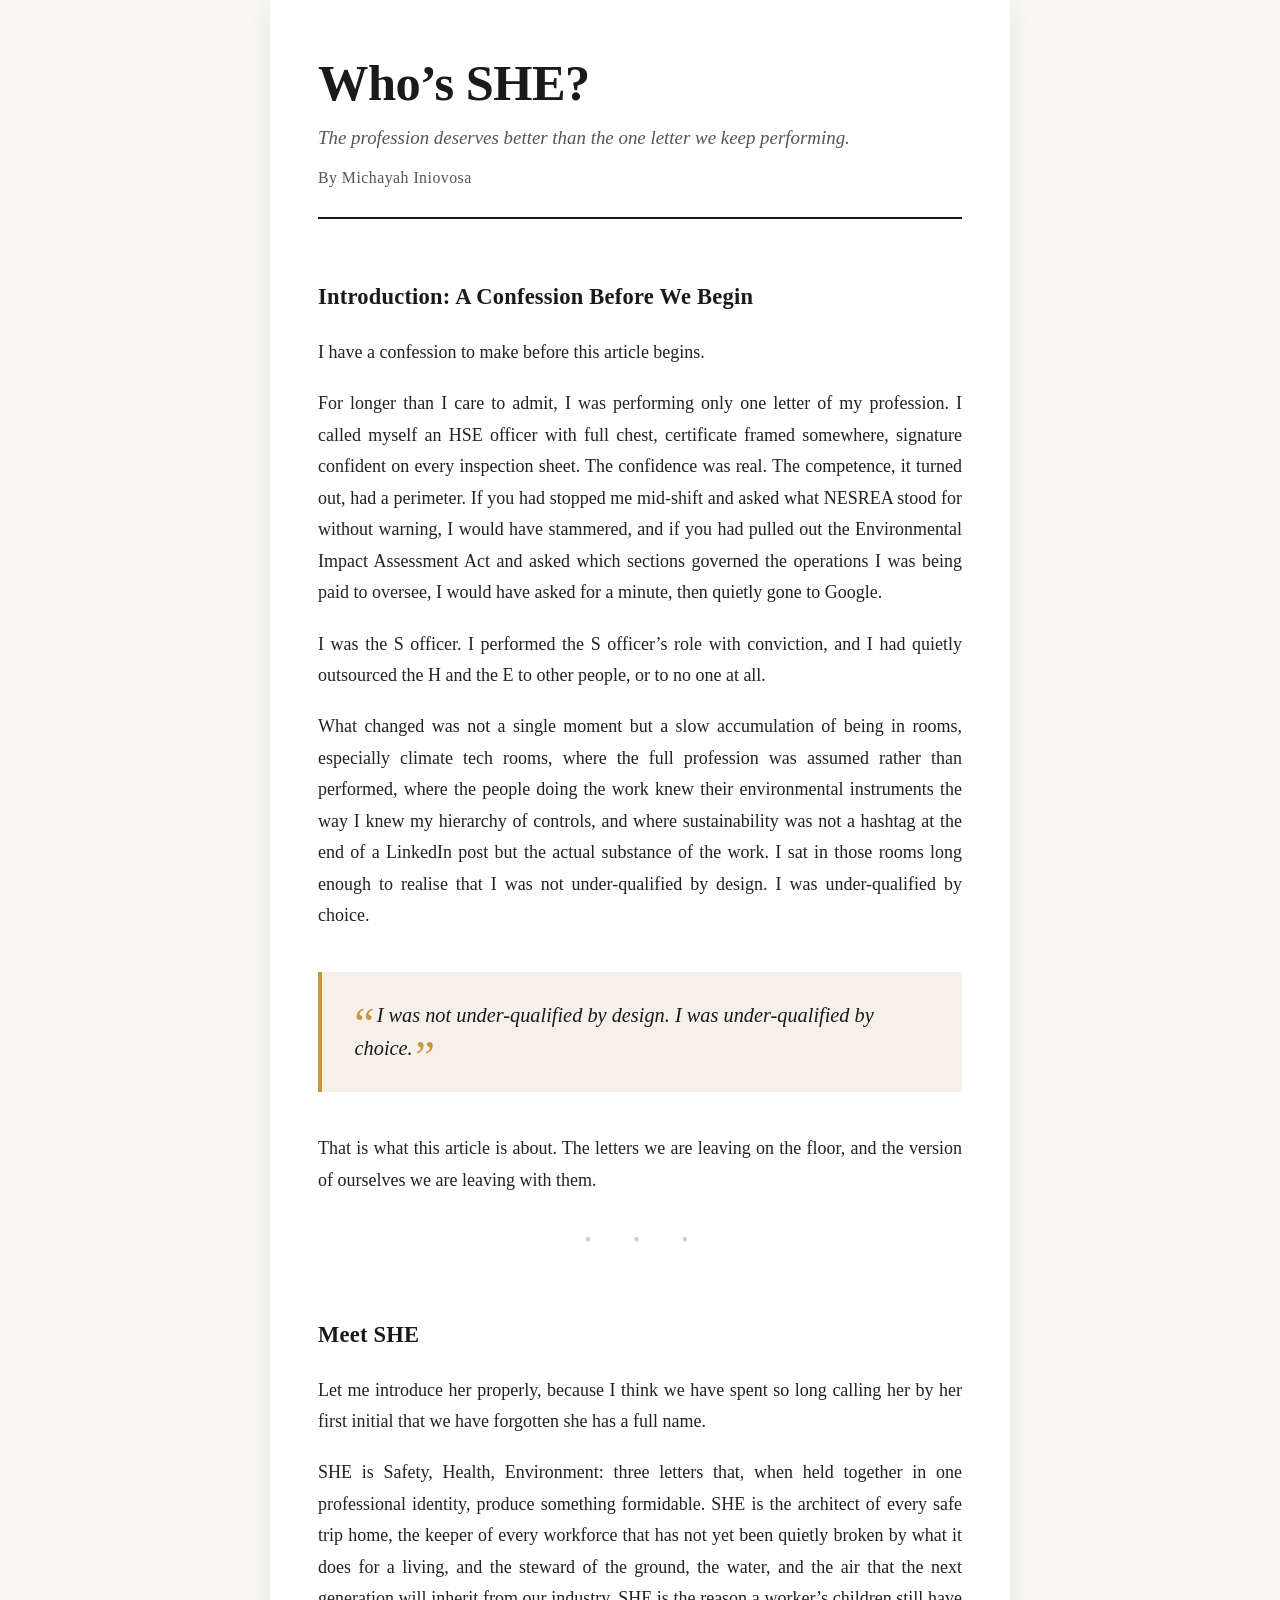
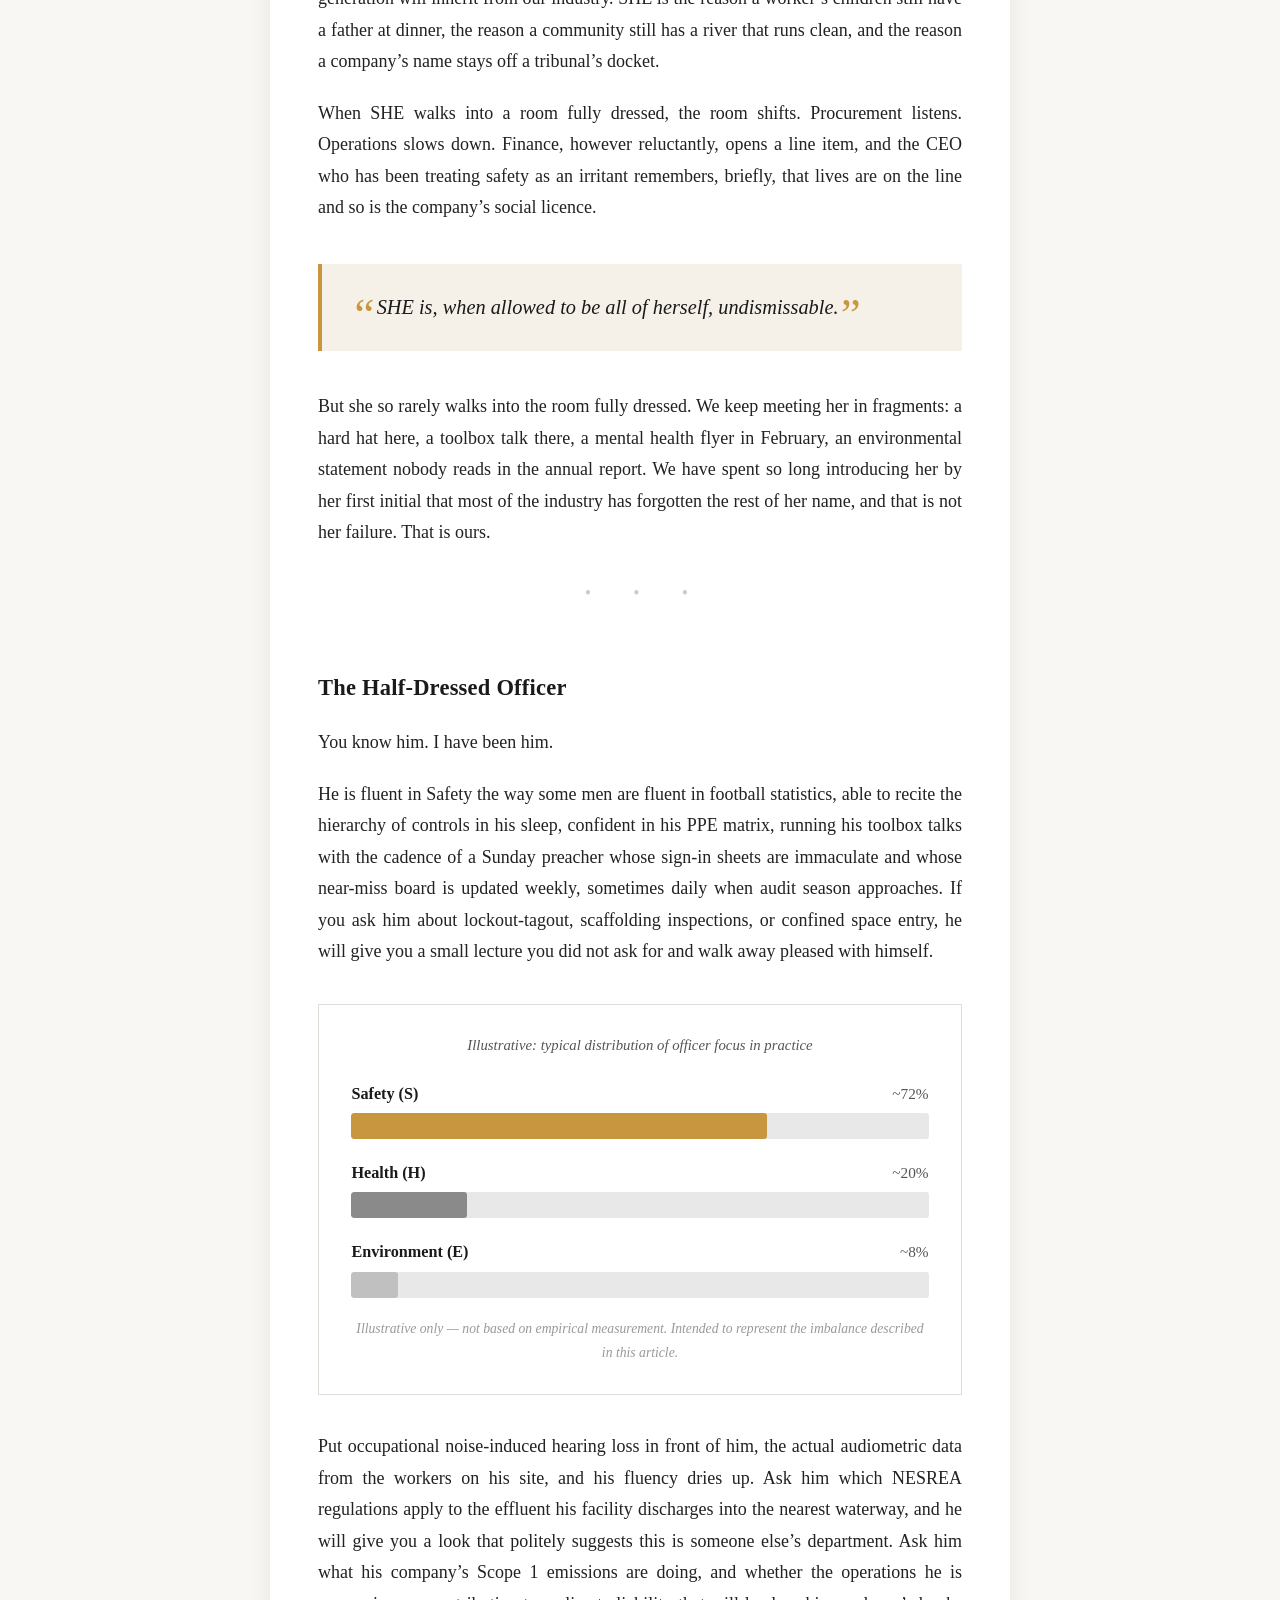
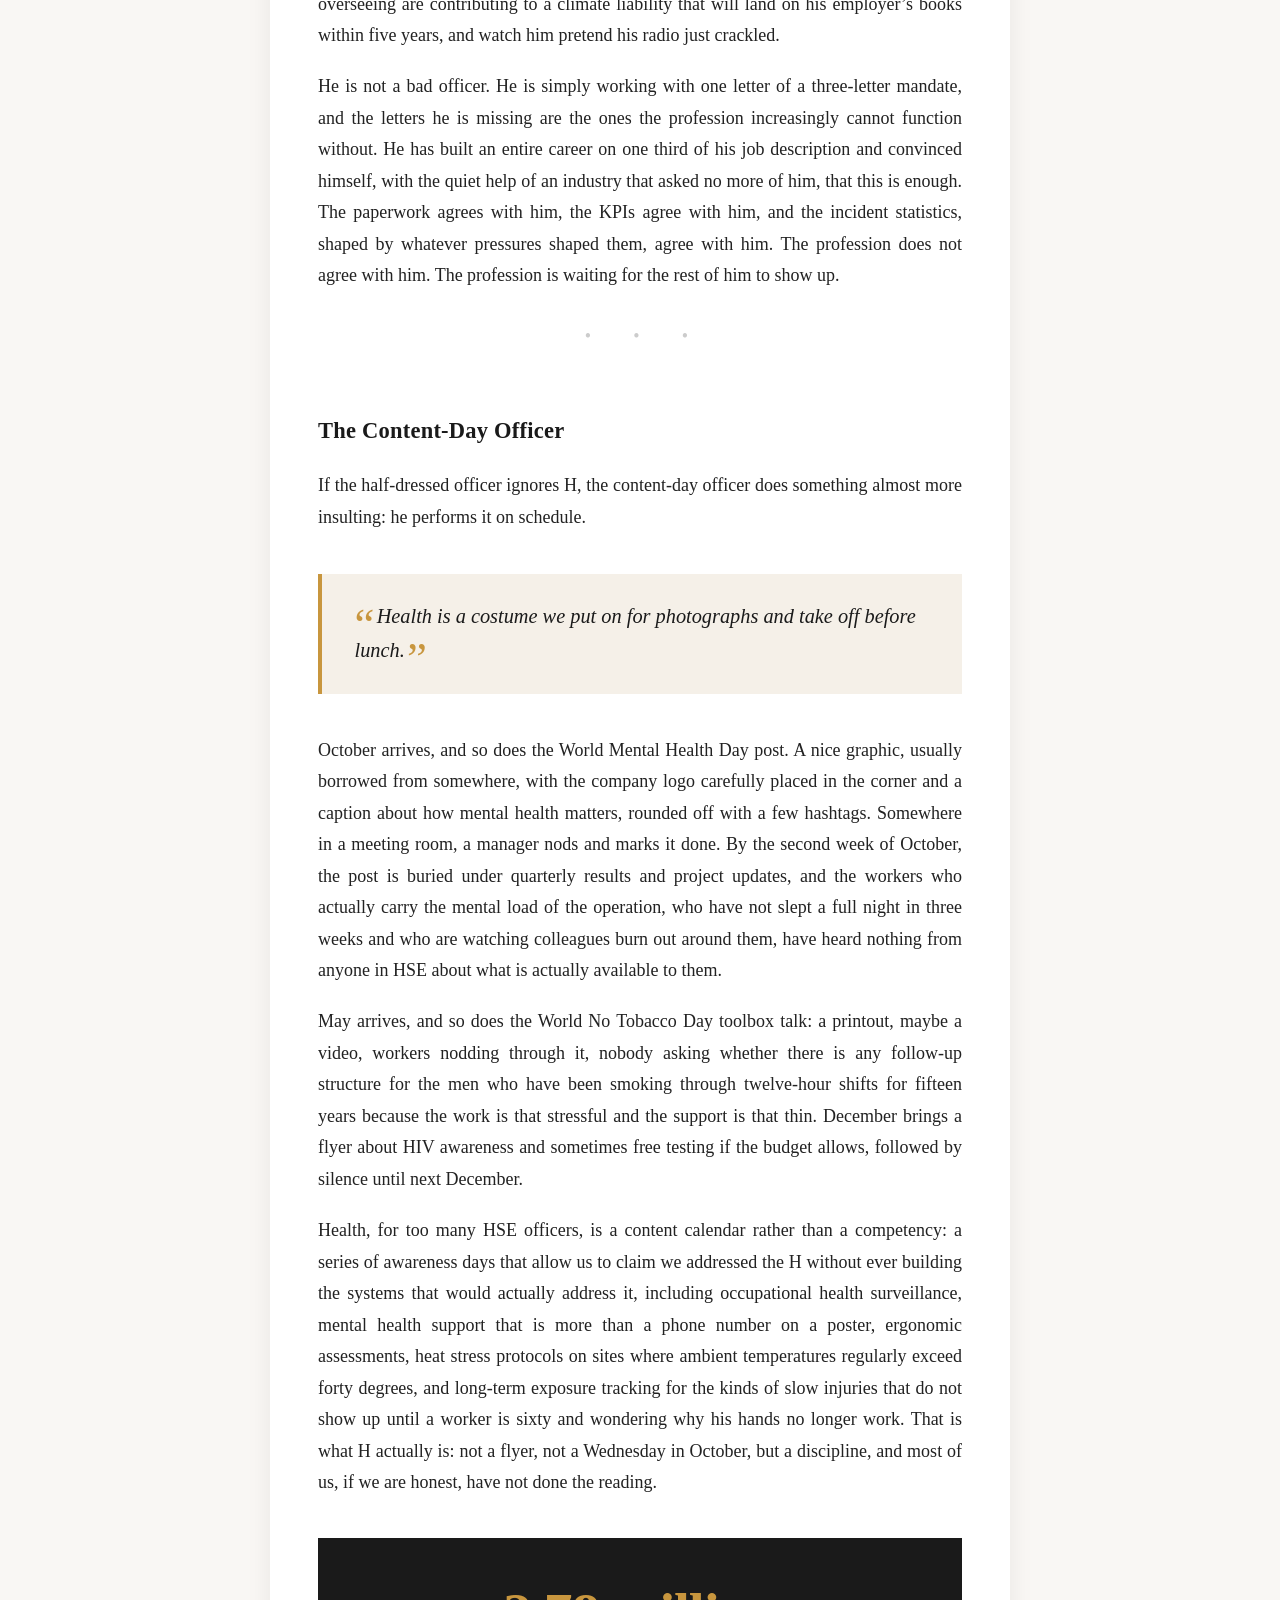
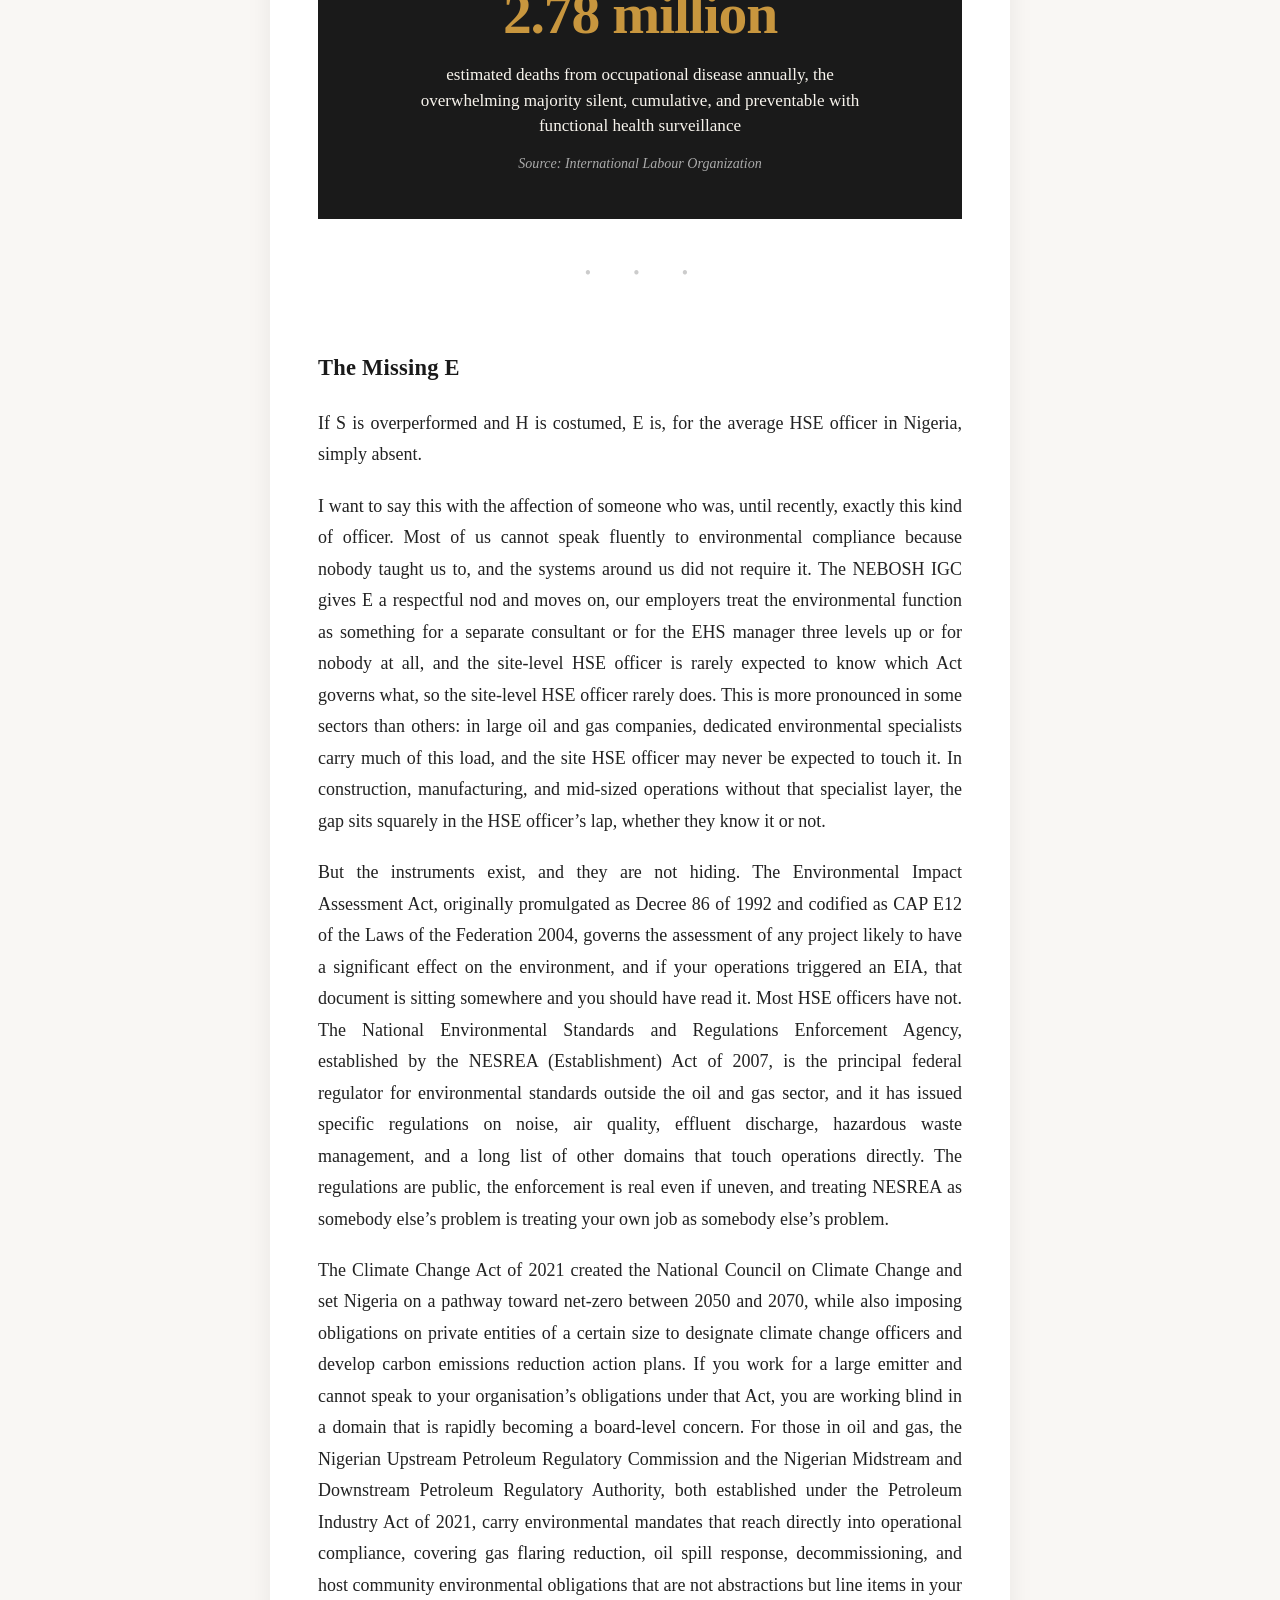
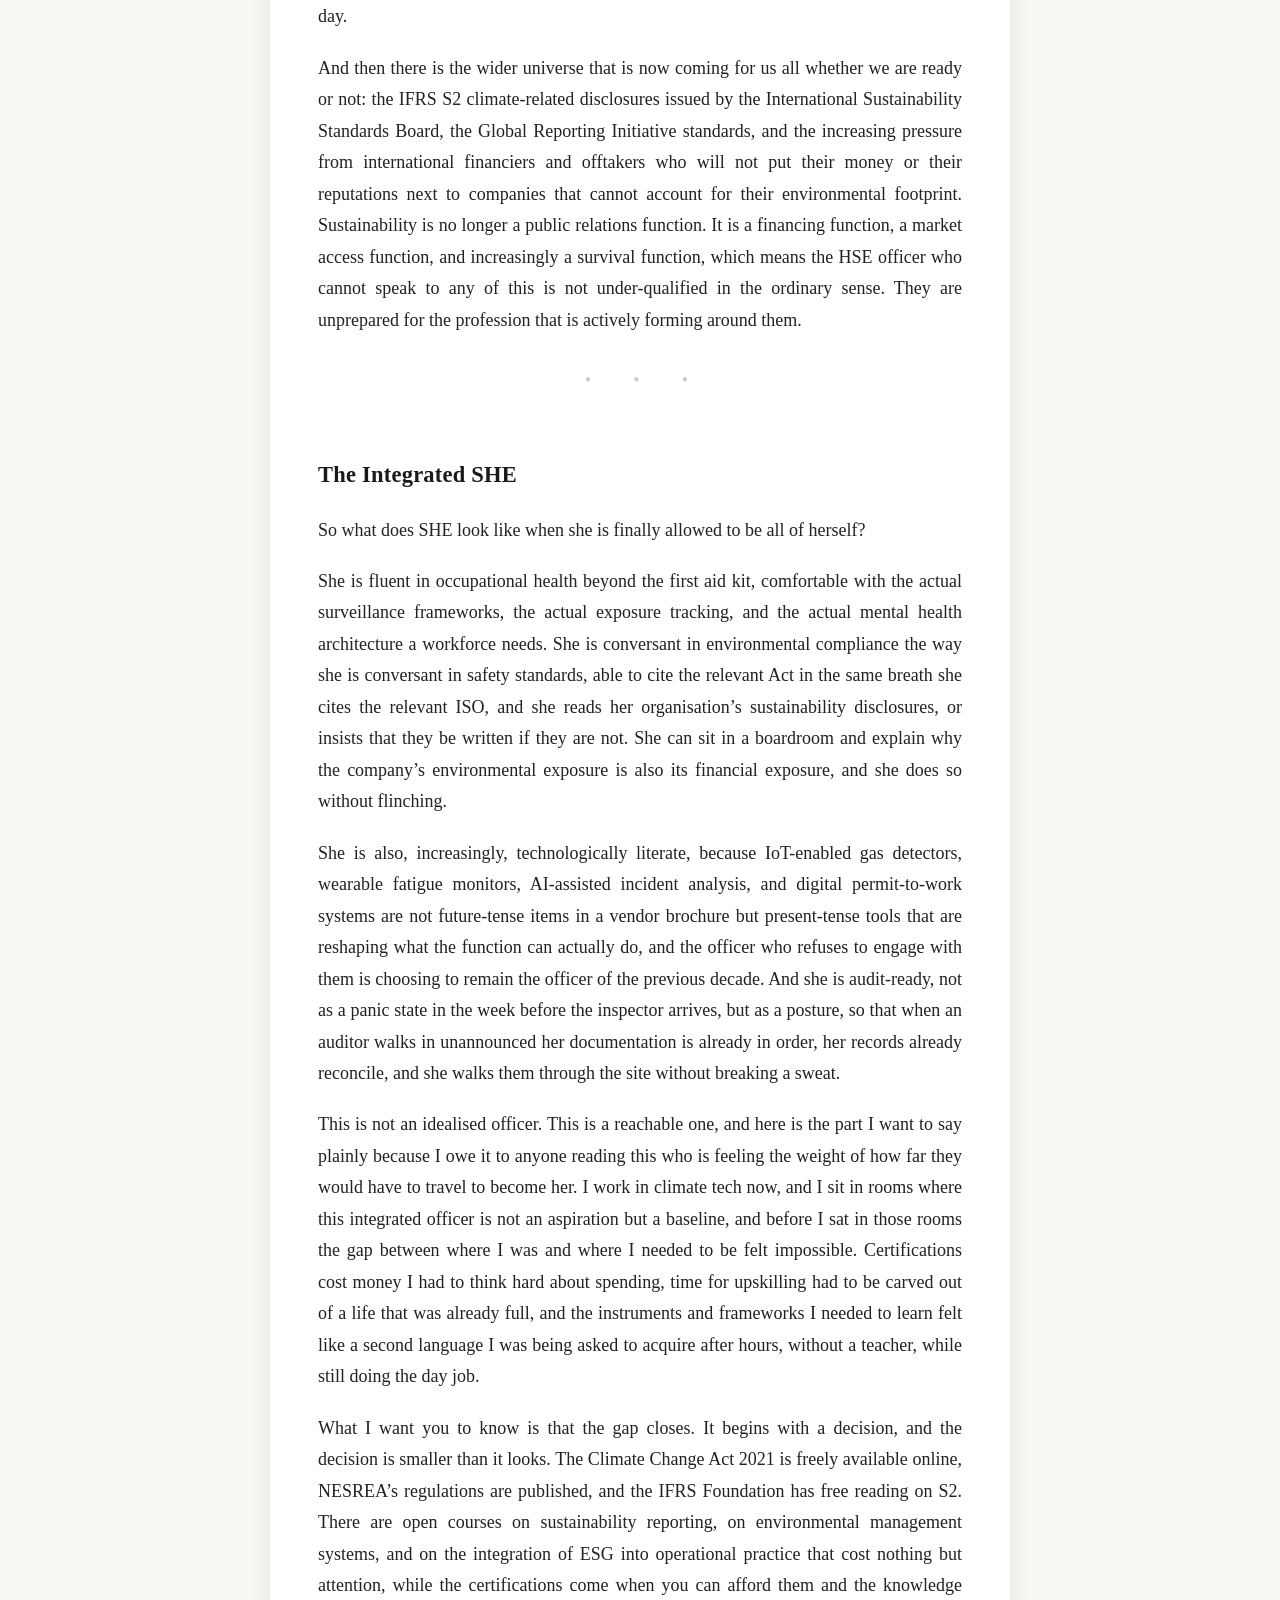
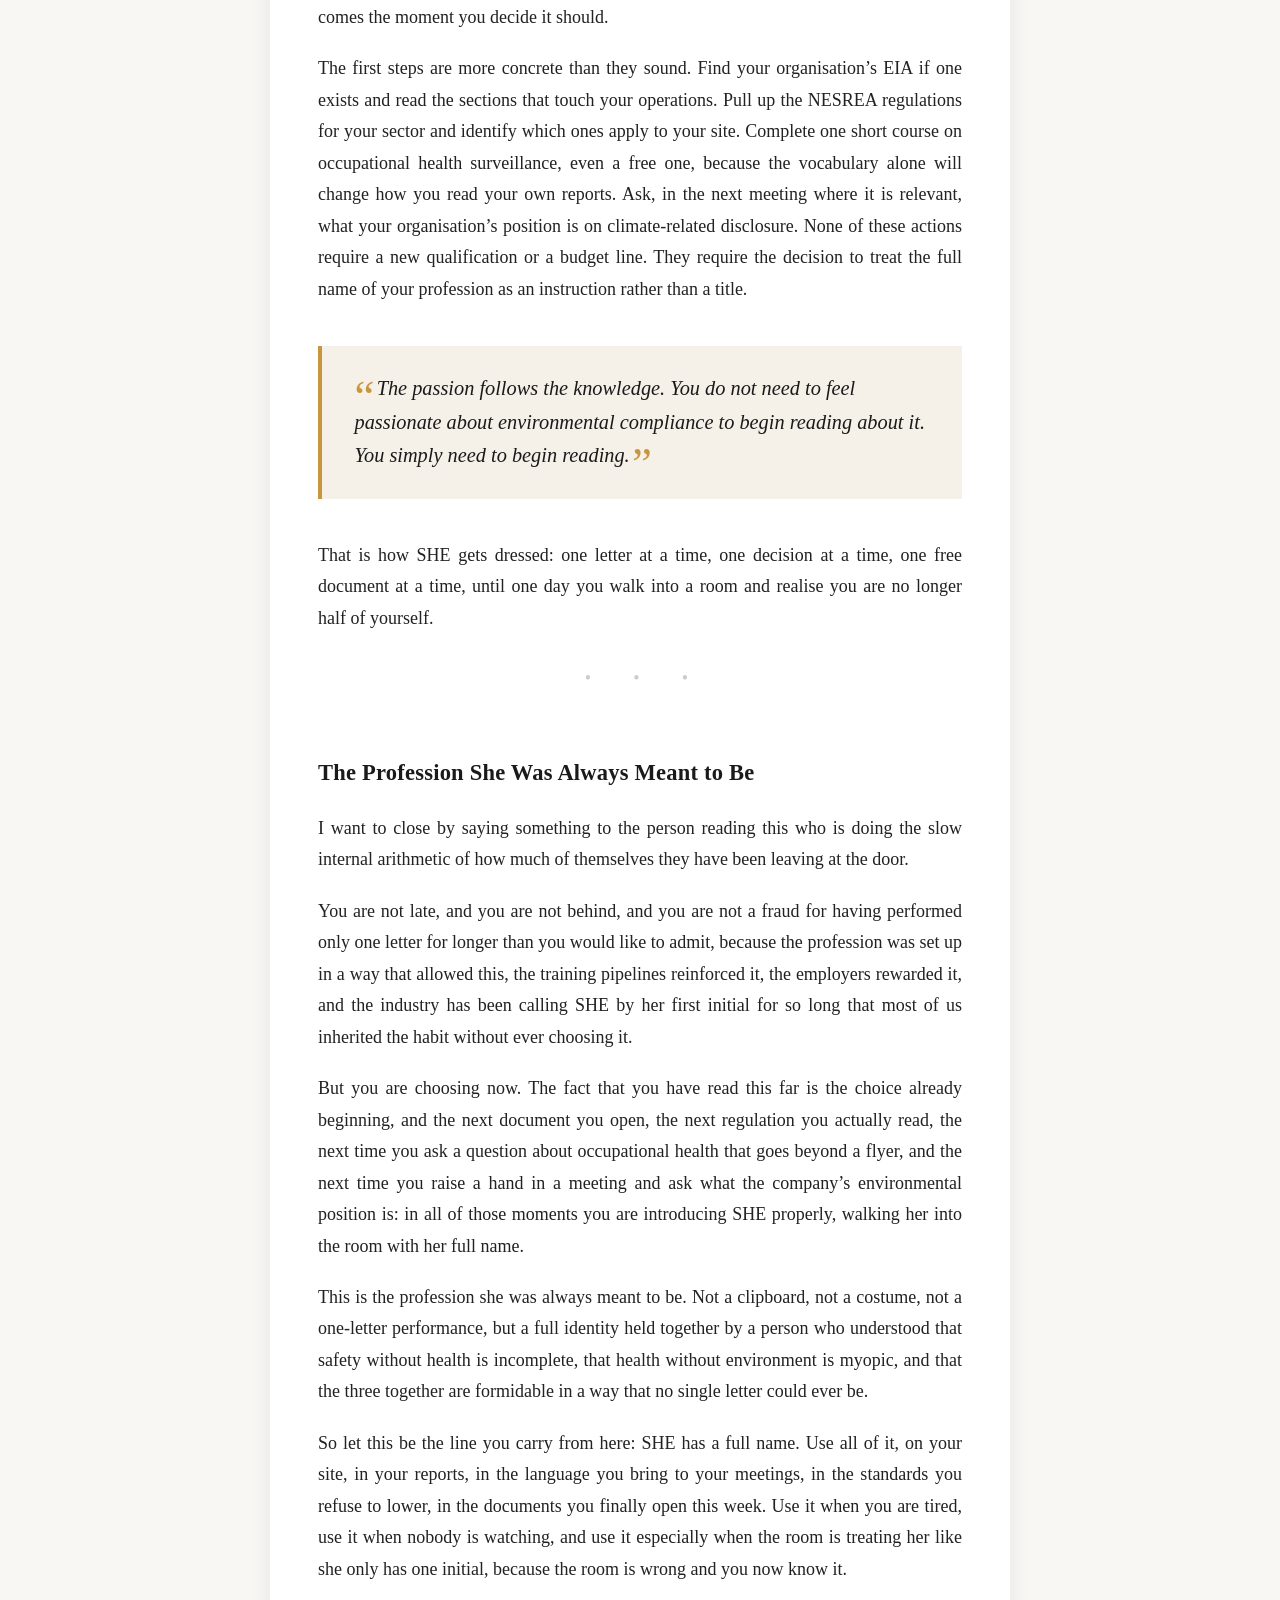
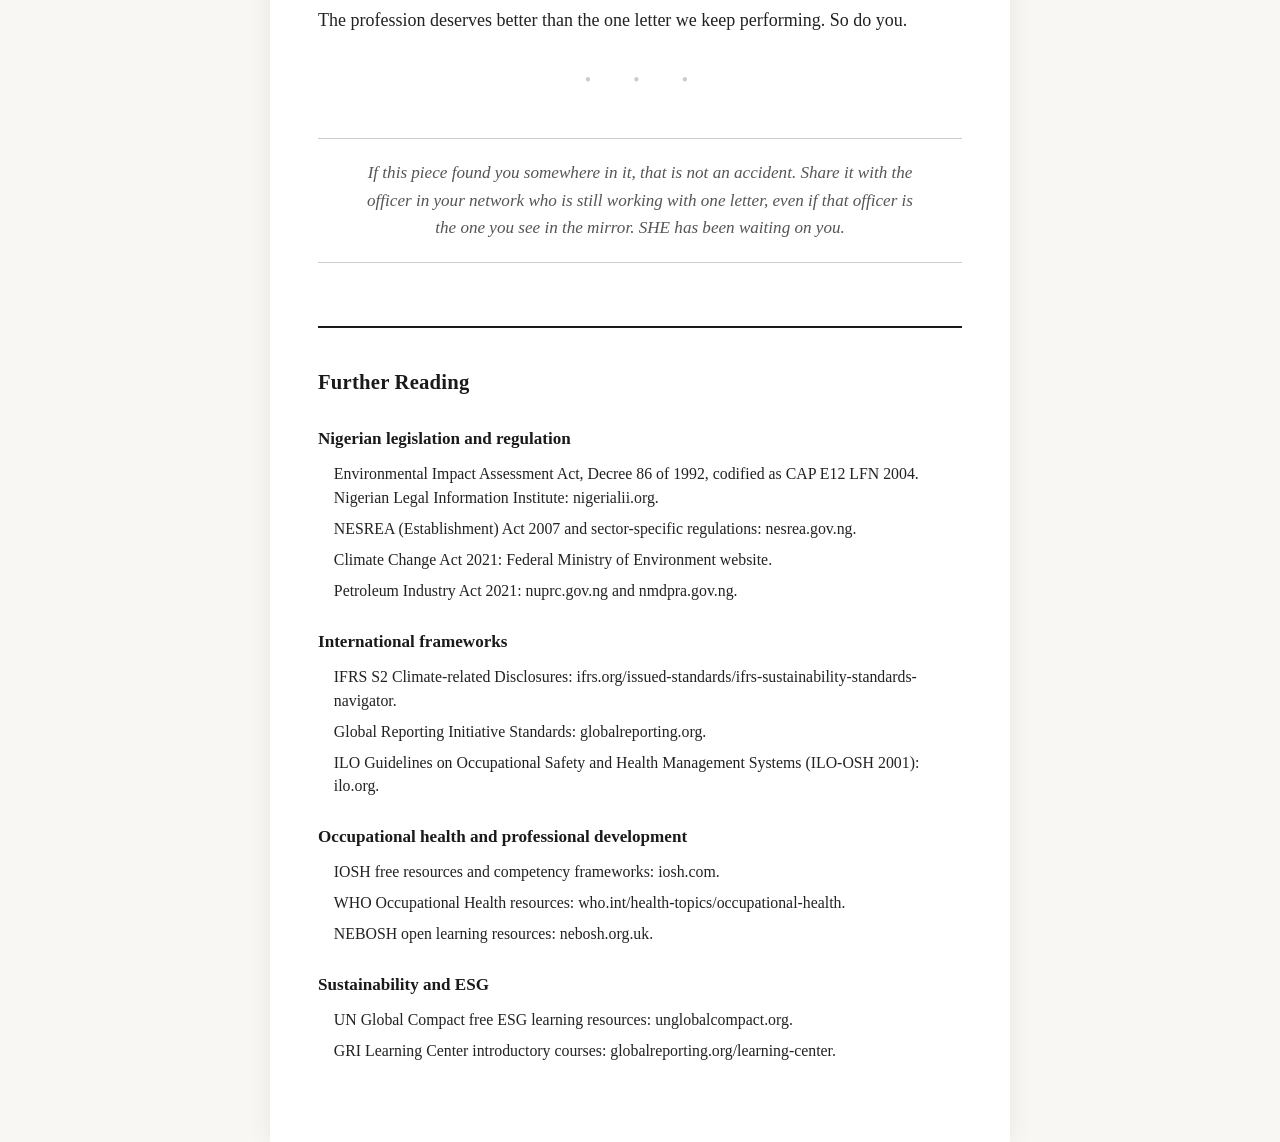
<file: index.html>
<!DOCTYPE html>
<html lang="en">
<head>
<meta charset="UTF-8">
<meta name="viewport" content="width=device-width, initial-scale=1.0">
<title>Who's SHE? | Michayah Iniovosa</title>
<style>
  :root {
    --charcoal: #1a1a1a;
    --soft-black: #222222;
    --mid-grey: #555555;
    --amber: #C8963E;
    --amber-light: #E8B96A;
    --ivory: #F8F4ED;
    --light-bg: #F5F0E8;
    --rule-grey: #cccccc;
    --track-bg: #e8e8e8;
  }

  * { box-sizing: border-box; margin: 0; padding: 0; }

  body {
    font-family: Georgia, 'Times New Roman', Times, serif;
    font-size: 18px;
    line-height: 1.75;
    color: var(--soft-black);
    background: #f9f7f4;
  }

  .page {
    max-width: 740px;
    margin: 0 auto;
    background: white;
    padding: 56px 48px 72px;
    box-shadow: 0 2px 24px rgba(0,0,0,0.07);
  }

  /* ── Title block ── */
  .article-title {
    font-size: 2.8em;
    font-weight: bold;
    color: var(--charcoal);
    line-height: 1.1;
    margin-bottom: 0.25em;
    letter-spacing: -0.01em;
  }

  .article-subtitle {
    font-size: 1.05em;
    font-style: italic;
    color: var(--mid-grey);
    margin-bottom: 0.6em;
    line-height: 1.5;
  }

  .byline {
    font-size: 0.88em;
    color: var(--mid-grey);
    margin-bottom: 1.6em;
    letter-spacing: 0.03em;
  }

  .title-rule {
    border: none;
    border-top: 2px solid var(--charcoal);
    margin-bottom: 2.2em;
  }

  /* ── Section headers ── */
  h2 {
    font-size: 1.25em;
    font-weight: bold;
    color: var(--charcoal);
    margin-top: 2.6em;
    margin-bottom: 0.9em;
    letter-spacing: 0.01em;
  }

  /* ── Body text ── */
  p {
    margin-bottom: 1.1em;
    text-align: justify;
    hyphens: auto;
  }

  /* ── Ornament ── */
  .ornament {
    text-align: center;
    color: var(--rule-grey);
    margin: 1.6em 0;
    font-size: 1em;
    letter-spacing: 0.4em;
  }

  /* ── Pull quotes ── */
  .pullquote {
    border-left: 4px solid var(--amber);
    background: var(--light-bg);
    padding: 1.3em 1.8em 1.3em 1.6em;
    margin: 2em 0;
    font-style: italic;
    font-size: 1.13em;
    line-height: 1.65;
    color: var(--charcoal);
    position: relative;
  }

  .pullquote::before {
    content: '\201C';
    font-size: 2.2em;
    color: var(--amber);
    line-height: 0;
    position: relative;
    top: 0.35em;
    margin-right: 0.05em;
    font-style: normal;
  }

  .pullquote::after {
    content: '\201D';
    font-size: 2.2em;
    color: var(--amber);
    line-height: 0;
    position: relative;
    top: 0.35em;
    margin-left: 0.05em;
    font-style: normal;
  }

  /* ── Stat callout ── */
  .stat-callout {
    background: var(--charcoal);
    color: var(--ivory);
    padding: 2.4em 2em;
    text-align: center;
    margin: 2.2em 0;
  }

  .stat-number {
    display: block;
    font-size: 3.2em;
    font-weight: bold;
    color: var(--amber);
    line-height: 1.1;
    margin-bottom: 0.3em;
    letter-spacing: -0.02em;
  }

  .stat-description {
    font-size: 0.95em;
    line-height: 1.5;
    color: var(--ivory);
    margin-bottom: 0.7em;
    max-width: 480px;
    margin-left: auto;
    margin-right: auto;
  }

  .stat-source {
    font-size: 0.78em;
    font-style: italic;
    color: #aaaaaa;
  }

  /* ── Bar chart ── */
  .chart-box {
    border: 1px solid #e0ddd8;
    background: white;
    padding: 1.6em 1.8em;
    margin: 2em 0;
  }

  .chart-title {
    font-size: 0.82em;
    font-style: italic;
    color: var(--mid-grey);
    text-align: center;
    margin-bottom: 1.4em;
  }

  .bar-group {
    margin-bottom: 1.1em;
  }

  .bar-meta {
    display: flex;
    justify-content: space-between;
    align-items: baseline;
    margin-bottom: 5px;
  }

  .bar-name {
    font-weight: bold;
    font-size: 0.9em;
    color: var(--charcoal);
  }

  .bar-pct {
    font-size: 0.85em;
    color: var(--mid-grey);
  }

  .bar-track {
    background: var(--track-bg);
    height: 26px;
    border-radius: 3px;
    overflow: hidden;
  }

  .bar-fill {
    height: 100%;
    border-radius: 3px;
  }

  .fill-s { background: var(--amber);          width: 72%; }
  .fill-h { background: #8a8a8a;               width: 20%; }
  .fill-e { background: #c0c0c0;               width: 8%;  }

  .chart-note {
    font-size: 0.76em;
    font-style: italic;
    color: #999;
    text-align: center;
    margin-top: 1em;
  }

  /* ── Endnote ── */
  .endnote {
    text-align: center;
    font-style: italic;
    color: var(--mid-grey);
    font-size: 0.95em;
    border-top: 1px solid var(--rule-grey);
    border-bottom: 1px solid var(--rule-grey);
    padding: 1.2em 2.5em;
    margin: 2.4em 0;
    line-height: 1.6;
  }

  /* ── Further reading ── */
  .further-reading {
    margin-top: 3.5em;
    padding-top: 2em;
    border-top: 2px solid var(--charcoal);
  }

  .further-reading h2 {
    margin-top: 0;
    font-size: 1.15em;
  }

  .fr-category {
    font-weight: bold;
    font-size: 0.95em;
    color: var(--charcoal);
    margin-top: 1.4em;
    margin-bottom: 0.5em;
  }

  .fr-item {
    font-size: 0.88em;
    color: var(--soft-black);
    margin-bottom: 0.45em;
    padding-left: 1em;
    line-height: 1.5;
  }

  /* ── Responsive ── */
  @media (max-width: 600px) {
    .page { padding: 32px 24px 48px; }
    .article-title { font-size: 2em; }
    body { font-size: 16px; }
    .stat-number { font-size: 2.4em; }
  }
</style>
</head>
<body>
<div class="page">

  <!-- Title block -->
  <div class="article-title">Who&rsquo;s SHE?</div>
  <div class="article-subtitle">The profession deserves better than the one letter we keep performing.</div>
  <div class="byline">By Michayah Iniovosa</div>
  <hr class="title-rule">

  <!-- INTRODUCTION -->
  <h2>Introduction: A Confession Before We Begin</h2>

  <p>I have a confession to make before this article begins.</p>

  <p>For longer than I care to admit, I was performing only one letter of my profession. I called myself an HSE officer with full chest, certificate framed somewhere, signature confident on every inspection sheet. The confidence was real. The competence, it turned out, had a perimeter. If you had stopped me mid-shift and asked what NESREA stood for without warning, I would have stammered, and if you had pulled out the Environmental Impact Assessment Act and asked which sections governed the operations I was being paid to oversee, I would have asked for a minute, then quietly gone to Google.</p>

  <p>I was the S officer. I performed the S officer&rsquo;s role with conviction, and I had quietly outsourced the H and the E to other people, or to no one at all.</p>

  <p>What changed was not a single moment but a slow accumulation of being in rooms, especially climate tech rooms, where the full profession was assumed rather than performed, where the people doing the work knew their environmental instruments the way I knew my hierarchy of controls, and where sustainability was not a hashtag at the end of a LinkedIn post but the actual substance of the work. I sat in those rooms long enough to realise that I was not under-qualified by design. I was under-qualified by choice.</p>

  <!-- PQ 1 -->
  <div class="pullquote">I was not under-qualified by design. I was under-qualified by choice.</div>

  <p>That is what this article is about. The letters we are leaving on the floor, and the version of ourselves we are leaving with them.</p>

  <div class="ornament">• &nbsp; • &nbsp; •</div>

  <!-- SECTION I -->
  <h2>Meet SHE</h2>

  <p>Let me introduce her properly, because I think we have spent so long calling her by her first initial that we have forgotten she has a full name.</p>

  <p>SHE is Safety, Health, Environment: three letters that, when held together in one professional identity, produce something formidable. SHE is the architect of every safe trip home, the keeper of every workforce that has not yet been quietly broken by what it does for a living, and the steward of the ground, the water, and the air that the next generation will inherit from our industry. SHE is the reason a worker&rsquo;s children still have a father at dinner, the reason a community still has a river that runs clean, and the reason a company&rsquo;s name stays off a tribunal&rsquo;s docket.</p>

  <p>When SHE walks into a room fully dressed, the room shifts. Procurement listens. Operations slows down. Finance, however reluctantly, opens a line item, and the CEO who has been treating safety as an irritant remembers, briefly, that lives are on the line and so is the company&rsquo;s social licence.</p>

  <!-- PQ 2 -->
  <div class="pullquote">SHE is, when allowed to be all of herself, undismissable.</div>

  <p>But she so rarely walks into the room fully dressed. We keep meeting her in fragments: a hard hat here, a toolbox talk there, a mental health flyer in February, an environmental statement nobody reads in the annual report. We have spent so long introducing her by her first initial that most of the industry has forgotten the rest of her name, and that is not her failure. That is ours.</p>

  <div class="ornament">• &nbsp; • &nbsp; •</div>

  <!-- SECTION II -->
  <h2>The Half-Dressed Officer</h2>

  <p>You know him. I have been him.</p>

  <p>He is fluent in Safety the way some men are fluent in football statistics, able to recite the hierarchy of controls in his sleep, confident in his PPE matrix, running his toolbox talks with the cadence of a Sunday preacher whose sign-in sheets are immaculate and whose near-miss board is updated weekly, sometimes daily when audit season approaches. If you ask him about lockout-tagout, scaffolding inspections, or confined space entry, he will give you a small lecture you did not ask for and walk away pleased with himself.</p>

  <!-- BAR CHART -->
  <div class="chart-box">
    <div class="chart-title">Illustrative: typical distribution of officer focus in practice</div>
    <div class="bar-group">
      <div class="bar-meta">
        <span class="bar-name">Safety (S)</span>
        <span class="bar-pct">~72%</span>
      </div>
      <div class="bar-track"><div class="bar-fill fill-s"></div></div>
    </div>
    <div class="bar-group">
      <div class="bar-meta">
        <span class="bar-name">Health (H)</span>
        <span class="bar-pct">~20%</span>
      </div>
      <div class="bar-track"><div class="bar-fill fill-h"></div></div>
    </div>
    <div class="bar-group">
      <div class="bar-meta">
        <span class="bar-name">Environment (E)</span>
        <span class="bar-pct">~8%</span>
      </div>
      <div class="bar-track"><div class="bar-fill fill-e"></div></div>
    </div>
    <div class="chart-note">Illustrative only &mdash; not based on empirical measurement. Intended to represent the imbalance described in this article.</div>
  </div>

  <p>Put occupational noise-induced hearing loss in front of him, the actual audiometric data from the workers on his site, and his fluency dries up. Ask him which NESREA regulations apply to the effluent his facility discharges into the nearest waterway, and he will give you a look that politely suggests this is someone else&rsquo;s department. Ask him what his company&rsquo;s Scope 1 emissions are doing, and whether the operations he is overseeing are contributing to a climate liability that will land on his employer&rsquo;s books within five years, and watch him pretend his radio just crackled.</p>

  <p>He is not a bad officer. He is simply working with one letter of a three-letter mandate, and the letters he is missing are the ones the profession increasingly cannot function without. He has built an entire career on one third of his job description and convinced himself, with the quiet help of an industry that asked no more of him, that this is enough. The paperwork agrees with him, the KPIs agree with him, and the incident statistics, shaped by whatever pressures shaped them, agree with him. The profession does not agree with him. The profession is waiting for the rest of him to show up.</p>

  <div class="ornament">• &nbsp; • &nbsp; •</div>

  <!-- SECTION III -->
  <h2>The Content-Day Officer</h2>

  <p>If the half-dressed officer ignores H, the content-day officer does something almost more insulting: he performs it on schedule.</p>

  <!-- PQ 3 -->
  <div class="pullquote">Health is a costume we put on for photographs and take off before lunch.</div>

  <p>October arrives, and so does the World Mental Health Day post. A nice graphic, usually borrowed from somewhere, with the company logo carefully placed in the corner and a caption about how mental health matters, rounded off with a few hashtags. Somewhere in a meeting room, a manager nods and marks it done. By the second week of October, the post is buried under quarterly results and project updates, and the workers who actually carry the mental load of the operation, who have not slept a full night in three weeks and who are watching colleagues burn out around them, have heard nothing from anyone in HSE about what is actually available to them.</p>

  <p>May arrives, and so does the World No Tobacco Day toolbox talk: a printout, maybe a video, workers nodding through it, nobody asking whether there is any follow-up structure for the men who have been smoking through twelve-hour shifts for fifteen years because the work is that stressful and the support is that thin. December brings a flyer about HIV awareness and sometimes free testing if the budget allows, followed by silence until next December.</p>

  <p>Health, for too many HSE officers, is a content calendar rather than a competency: a series of awareness days that allow us to claim we addressed the H without ever building the systems that would actually address it, including occupational health surveillance, mental health support that is more than a phone number on a poster, ergonomic assessments, heat stress protocols on sites where ambient temperatures regularly exceed forty degrees, and long-term exposure tracking for the kinds of slow injuries that do not show up until a worker is sixty and wondering why his hands no longer work. That is what H actually is: not a flyer, not a Wednesday in October, but a discipline, and most of us, if we are honest, have not done the reading.</p>

  <!-- ILO STAT CALLOUT -->
  <div class="stat-callout">
    <span class="stat-number">2.78 million</span>
    <div class="stat-description">estimated deaths from occupational disease annually, the overwhelming majority silent, cumulative, and preventable with functional health surveillance</div>
    <div class="stat-source">Source: International Labour Organization</div>
  </div>

  <div class="ornament">• &nbsp; • &nbsp; •</div>

  <!-- SECTION IV -->
  <h2>The Missing E</h2>

  <p>If S is overperformed and H is costumed, E is, for the average HSE officer in Nigeria, simply absent.</p>

  <p>I want to say this with the affection of someone who was, until recently, exactly this kind of officer. Most of us cannot speak fluently to environmental compliance because nobody taught us to, and the systems around us did not require it. The NEBOSH IGC gives E a respectful nod and moves on, our employers treat the environmental function as something for a separate consultant or for the EHS manager three levels up or for nobody at all, and the site-level HSE officer is rarely expected to know which Act governs what, so the site-level HSE officer rarely does. This is more pronounced in some sectors than others: in large oil and gas companies, dedicated environmental specialists carry much of this load, and the site HSE officer may never be expected to touch it. In construction, manufacturing, and mid-sized operations without that specialist layer, the gap sits squarely in the HSE officer&rsquo;s lap, whether they know it or not.</p>

  <p>But the instruments exist, and they are not hiding. The Environmental Impact Assessment Act, originally promulgated as Decree 86 of 1992 and codified as CAP E12 of the Laws of the Federation 2004, governs the assessment of any project likely to have a significant effect on the environment, and if your operations triggered an EIA, that document is sitting somewhere and you should have read it. Most HSE officers have not. The National Environmental Standards and Regulations Enforcement Agency, established by the NESREA (Establishment) Act of 2007, is the principal federal regulator for environmental standards outside the oil and gas sector, and it has issued specific regulations on noise, air quality, effluent discharge, hazardous waste management, and a long list of other domains that touch operations directly. The regulations are public, the enforcement is real even if uneven, and treating NESREA as somebody else&rsquo;s problem is treating your own job as somebody else&rsquo;s problem.</p>

  <p>The Climate Change Act of 2021 created the National Council on Climate Change and set Nigeria on a pathway toward net-zero between 2050 and 2070, while also imposing obligations on private entities of a certain size to designate climate change officers and develop carbon emissions reduction action plans. If you work for a large emitter and cannot speak to your organisation&rsquo;s obligations under that Act, you are working blind in a domain that is rapidly becoming a board-level concern. For those in oil and gas, the Nigerian Upstream Petroleum Regulatory Commission and the Nigerian Midstream and Downstream Petroleum Regulatory Authority, both established under the Petroleum Industry Act of 2021, carry environmental mandates that reach directly into operational compliance, covering gas flaring reduction, oil spill response, decommissioning, and host community environmental obligations that are not abstractions but line items in your day.</p>

  <p>And then there is the wider universe that is now coming for us all whether we are ready or not: the IFRS S2 climate-related disclosures issued by the International Sustainability Standards Board, the Global Reporting Initiative standards, and the increasing pressure from international financiers and offtakers who will not put their money or their reputations next to companies that cannot account for their environmental footprint. Sustainability is no longer a public relations function. It is a financing function, a market access function, and increasingly a survival function, which means the HSE officer who cannot speak to any of this is not under-qualified in the ordinary sense. They are unprepared for the profession that is actively forming around them.</p>

  <div class="ornament">• &nbsp; • &nbsp; •</div>

  <!-- SECTION V -->
  <h2>The Integrated SHE</h2>

  <p>So what does SHE look like when she is finally allowed to be all of herself?</p>

  <p>She is fluent in occupational health beyond the first aid kit, comfortable with the actual surveillance frameworks, the actual exposure tracking, and the actual mental health architecture a workforce needs. She is conversant in environmental compliance the way she is conversant in safety standards, able to cite the relevant Act in the same breath she cites the relevant ISO, and she reads her organisation&rsquo;s sustainability disclosures, or insists that they be written if they are not. She can sit in a boardroom and explain why the company&rsquo;s environmental exposure is also its financial exposure, and she does so without flinching.</p>

  <p>She is also, increasingly, technologically literate, because IoT-enabled gas detectors, wearable fatigue monitors, AI-assisted incident analysis, and digital permit-to-work systems are not future-tense items in a vendor brochure but present-tense tools that are reshaping what the function can actually do, and the officer who refuses to engage with them is choosing to remain the officer of the previous decade. And she is audit-ready, not as a panic state in the week before the inspector arrives, but as a posture, so that when an auditor walks in unannounced her documentation is already in order, her records already reconcile, and she walks them through the site without breaking a sweat.</p>

  <p>This is not an idealised officer. This is a reachable one, and here is the part I want to say plainly because I owe it to anyone reading this who is feeling the weight of how far they would have to travel to become her. I work in climate tech now, and I sit in rooms where this integrated officer is not an aspiration but a baseline, and before I sat in those rooms the gap between where I was and where I needed to be felt impossible. Certifications cost money I had to think hard about spending, time for upskilling had to be carved out of a life that was already full, and the instruments and frameworks I needed to learn felt like a second language I was being asked to acquire after hours, without a teacher, while still doing the day job.</p>

  <p>What I want you to know is that the gap closes. It begins with a decision, and the decision is smaller than it looks. The Climate Change Act 2021 is freely available online, NESREA&rsquo;s regulations are published, and the IFRS Foundation has free reading on S2. There are open courses on sustainability reporting, on environmental management systems, and on the integration of ESG into operational practice that cost nothing but attention, while the certifications come when you can afford them and the knowledge comes the moment you decide it should.</p>

  <p>The first steps are more concrete than they sound. Find your organisation&rsquo;s EIA if one exists and read the sections that touch your operations. Pull up the NESREA regulations for your sector and identify which ones apply to your site. Complete one short course on occupational health surveillance, even a free one, because the vocabulary alone will change how you read your own reports. Ask, in the next meeting where it is relevant, what your organisation&rsquo;s position is on climate-related disclosure. None of these actions require a new qualification or a budget line. They require the decision to treat the full name of your profession as an instruction rather than a title.</p>

  <!-- PQ 4 -->
  <div class="pullquote">The passion follows the knowledge. You do not need to feel passionate about environmental compliance to begin reading about it. You simply need to begin reading.</div>

  <p>That is how SHE gets dressed: one letter at a time, one decision at a time, one free document at a time, until one day you walk into a room and realise you are no longer half of yourself.</p>

  <div class="ornament">• &nbsp; • &nbsp; •</div>

  <!-- SECTION VI -->
  <h2>The Profession She Was Always Meant to Be</h2>

  <p>I want to close by saying something to the person reading this who is doing the slow internal arithmetic of how much of themselves they have been leaving at the door.</p>

  <p>You are not late, and you are not behind, and you are not a fraud for having performed only one letter for longer than you would like to admit, because the profession was set up in a way that allowed this, the training pipelines reinforced it, the employers rewarded it, and the industry has been calling SHE by her first initial for so long that most of us inherited the habit without ever choosing it.</p>

  <p>But you are choosing now. The fact that you have read this far is the choice already beginning, and the next document you open, the next regulation you actually read, the next time you ask a question about occupational health that goes beyond a flyer, and the next time you raise a hand in a meeting and ask what the company&rsquo;s environmental position is: in all of those moments you are introducing SHE properly, walking her into the room with her full name.</p>

  <p>This is the profession she was always meant to be. Not a clipboard, not a costume, not a one-letter performance, but a full identity held together by a person who understood that safety without health is incomplete, that health without environment is myopic, and that the three together are formidable in a way that no single letter could ever be.</p>

  <p>So let this be the line you carry from here: SHE has a full name. Use all of it, on your site, in your reports, in the language you bring to your meetings, in the standards you refuse to lower, in the documents you finally open this week. Use it when you are tired, use it when nobody is watching, and use it especially when the room is treating her like she only has one initial, because the room is wrong and you now know it.</p>

  <p>The profession deserves better than the one letter we keep performing. So do you.</p>

  <div class="ornament">• &nbsp; • &nbsp; •</div>

  <div class="endnote">If this piece found you somewhere in it, that is not an accident. Share it with the officer in your network who is still working with one letter, even if that officer is the one you see in the mirror. SHE has been waiting on you.</div>

  <!-- FURTHER READING -->
  <div class="further-reading">
    <h2>Further Reading</h2>

    <div class="fr-category">Nigerian legislation and regulation</div>
    <div class="fr-item">Environmental Impact Assessment Act, Decree 86 of 1992, codified as CAP E12 LFN 2004. Nigerian Legal Information Institute: nigerialii.org.</div>
    <div class="fr-item">NESREA (Establishment) Act 2007 and sector-specific regulations: nesrea.gov.ng.</div>
    <div class="fr-item">Climate Change Act 2021: Federal Ministry of Environment website.</div>
    <div class="fr-item">Petroleum Industry Act 2021: nuprc.gov.ng and nmdpra.gov.ng.</div>

    <div class="fr-category">International frameworks</div>
    <div class="fr-item">IFRS S2 Climate-related Disclosures: ifrs.org/issued-standards/ifrs-sustainability-standards-navigator.</div>
    <div class="fr-item">Global Reporting Initiative Standards: globalreporting.org.</div>
    <div class="fr-item">ILO Guidelines on Occupational Safety and Health Management Systems (ILO-OSH 2001): ilo.org.</div>

    <div class="fr-category">Occupational health and professional development</div>
    <div class="fr-item">IOSH free resources and competency frameworks: iosh.com.</div>
    <div class="fr-item">WHO Occupational Health resources: who.int/health-topics/occupational-health.</div>
    <div class="fr-item">NEBOSH open learning resources: nebosh.org.uk.</div>

    <div class="fr-category">Sustainability and ESG</div>
    <div class="fr-item">UN Global Compact free ESG learning resources: unglobalcompact.org.</div>
    <div class="fr-item">GRI Learning Center introductory courses: globalreporting.org/learning-center.</div>
  </div>

</div>
</body>
</html>
</file>
